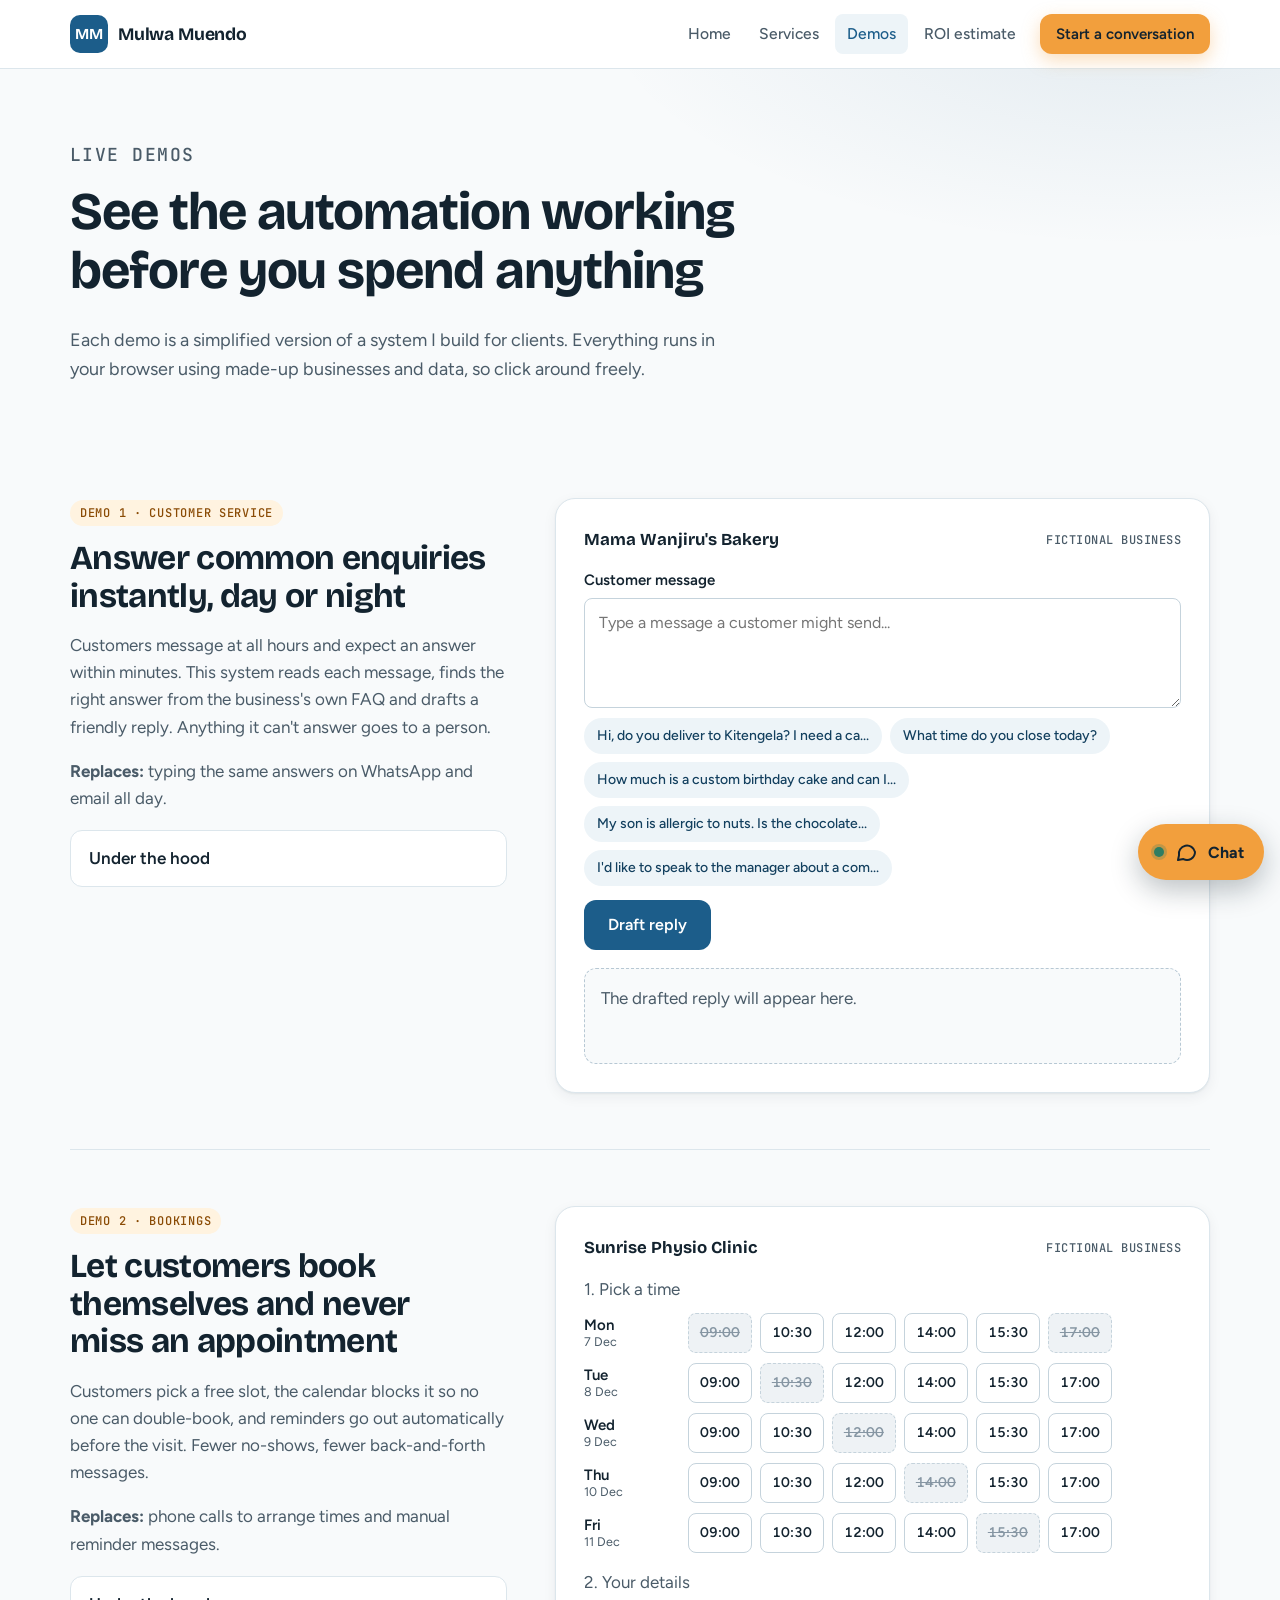
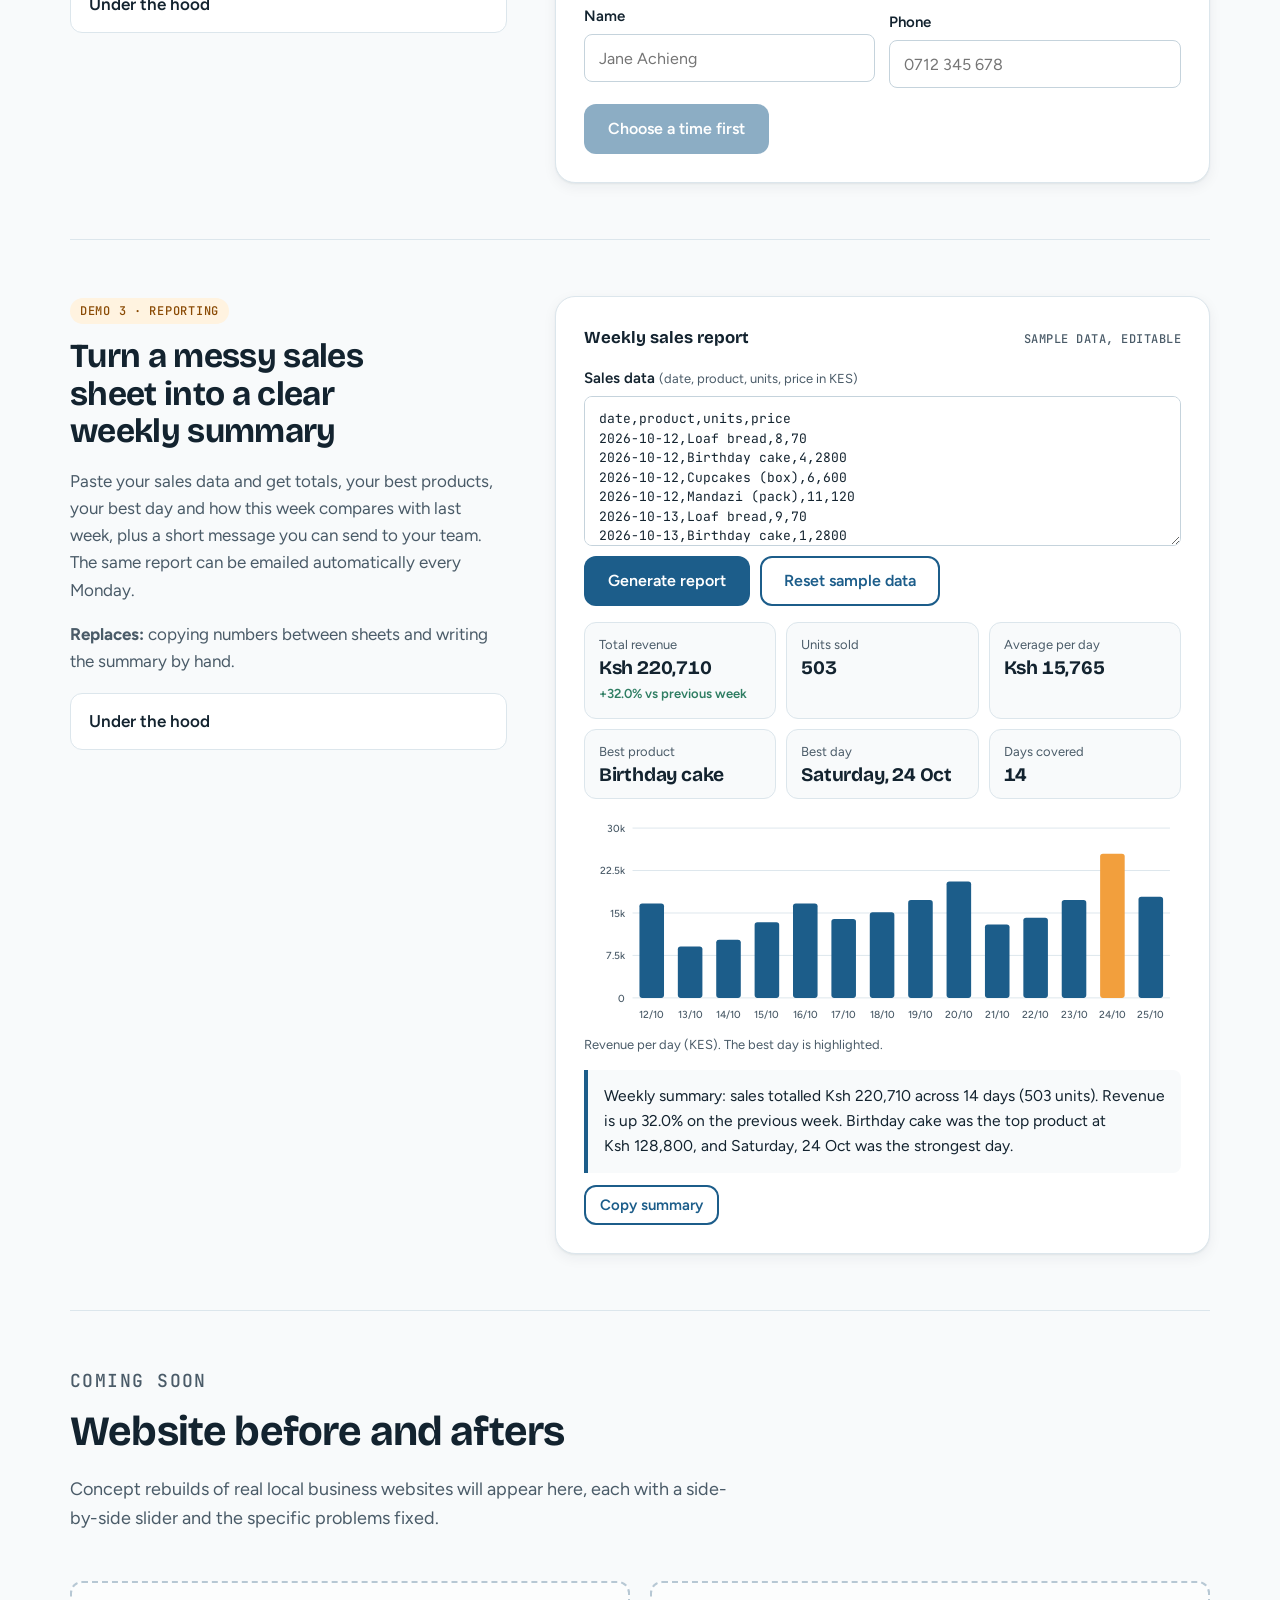
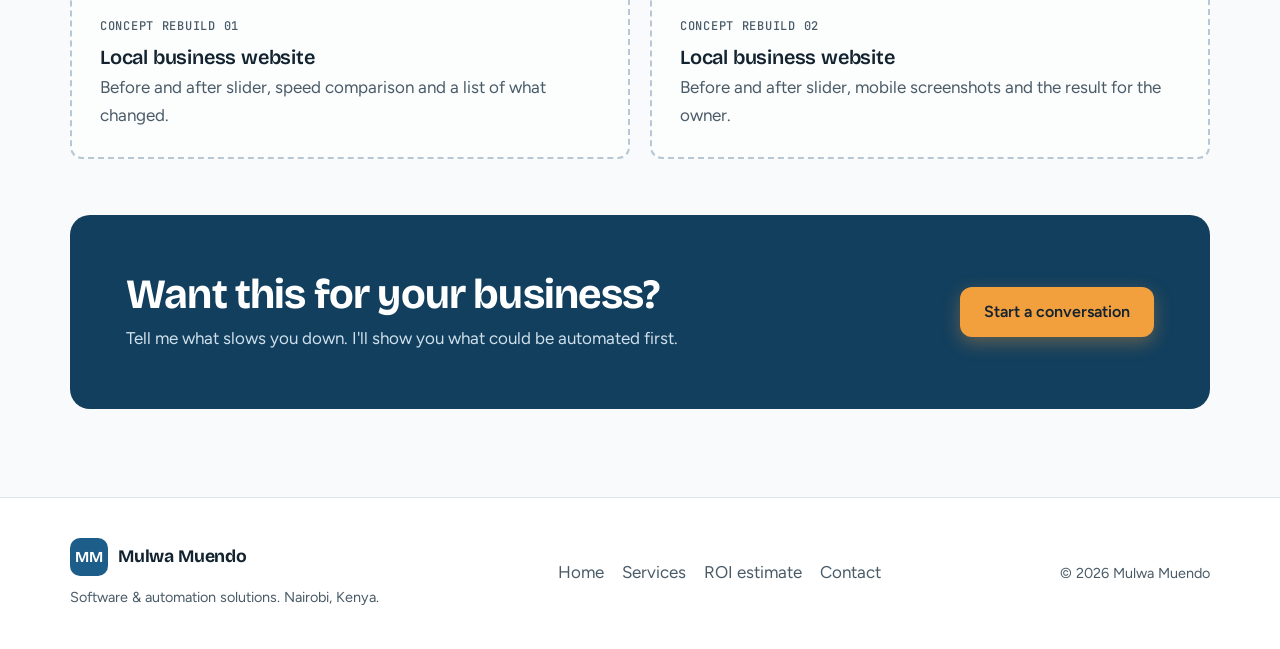
<file: redesigned/public/demos.html>
<!doctype html>
<html lang="en">
<head>
<meta charset="utf-8">
<meta name="viewport" content="width=device-width, initial-scale=1">
<title>Demos | Mulwa Muendo</title>
<meta name="color-scheme" content="light">
<link rel="preconnect" href="https://fonts.googleapis.com">
<link rel="preconnect" href="https://fonts.gstatic.com" crossorigin>
<link rel="stylesheet" href="https://fonts.googleapis.com/css2?family=Bricolage+Grotesque:opsz,wght@12..96,500..800&family=Figtree:wght@400;500;600;700&family=JetBrains+Mono:wght@400;500;600&display=swap">
<link rel="stylesheet" href="css/styles.css">
</head>
<body>
<!--
  demos.html
  ----------
  Three working demos. Each one is a simplified, in-browser version of something
  that would run on a server for a real client. The "Under the hood" panels
  explain how each one works, which makes this page a learning tool too.
-->
<a class="skip-link" href="#main">Skip to content</a>

<header class="site-header" id="top">
  <div class="wrap header-inner">
    <a class="brand" href="index.html" aria-label="Mulwa Muendo, home">
      <span class="brand-mark" aria-hidden="true">MM</span>
      <span class="brand-name">Mulwa Muendo</span>
    </a>
    <button class="menu-toggle" type="button" aria-expanded="false" aria-controls="nav" aria-label="Toggle menu"><span></span><span></span></button>
    <nav class="nav" id="nav" aria-label="Main">
      <a href="index.html">Home</a>
      <a href="index.html#projects">Services</a>
      <a href="#demo-reply" class="is-active">Demos</a>
      <a href="index.html#interests">ROI estimate</a>
      <a class="btn btn--accent btn--small" href="index.html#contact">Start a conversation</a>
    </nav>
  </div>
  <div class="progress" aria-hidden="true"><span></span></div>
</header>

<main id="main">
  <section class="page-hero" aria-labelledby="demos-title">
    <div class="wrap">
      <div class="section-head" style="margin-bottom:0">
        <p class="eyebrow">Live demos</p>
        <h1 id="demos-title" style="font-size:clamp(2rem,4.6vw,3.3rem)">See the automation working before you spend anything</h1>
        <p>Each demo is a simplified version of a system I build for clients. Everything runs in your browser using made-up businesses and data, so click around freely.</p>
      </div>
    </div>
  </section>

  <div class="wrap">

    <!-- ===== DEMO 1: enquiry replier ===== -->
    <section class="demo" id="demo-reply" aria-labelledby="d1-title">
      <div class="demo-info">
        <span class="tag">Demo 1 &middot; Customer service</span>
        <h2 id="d1-title">Answer common enquiries instantly, day or night</h2>
        <p>Customers message at all hours and expect an answer within minutes. This system reads each message, finds the right answer from the business's own FAQ and drafts a friendly reply. Anything it can't answer goes to a person.</p>
        <p class="muted"><strong>Replaces:</strong> typing the same answers on WhatsApp and email all day.</p>
        <details class="under">
          <summary>Under the hood</summary>
          <div class="in">
            <p>This demo uses simple keyword matching so you can see the logic. Steps:</p>
            <ol>
              <li>Lowercase the message and split it into words.</li>
              <li>Score each FAQ topic by how many of its keywords appear.</li>
              <li>Pick the highest score. If it's zero, hand over to a human.</li>
              <li>Fill the matched answer into a reply template.</li>
            </ol>
            <p style="margin-top:10px">A client version would use an AI model through an API (called from <code>Python</code>) so it understands meaning, not just keywords, and connects to WhatsApp Business.</p>
          </div>
        </details>
      </div>
      <div class="stage">
        <div class="stage-title"><strong>Mama Wanjiru's Bakery</strong><span>Fictional business</span></div>
        <div class="field" style="margin-bottom:0">
          <label for="reply-input">Customer message</label>
          <textarea id="reply-input" placeholder="Type a message a customer might send..."></textarea>
        </div>
        <div class="samples" id="reply-samples" aria-label="Sample messages"></div>
        <button class="btn btn--primary" id="reply-btn" type="button">Draft reply</button>
        <div class="reply-out" id="reply-out" aria-live="polite">
          <p class="muted" style="margin:0">The drafted reply will appear here.</p>
        </div>
      </div>
    </section>

    <!-- ===== DEMO 2: booking and reminders ===== -->
    <section class="demo" id="demo-booking" aria-labelledby="d2-title">
      <div class="demo-info">
        <span class="tag">Demo 2 &middot; Bookings</span>
        <h2 id="d2-title">Let customers book themselves and never miss an appointment</h2>
        <p>Customers pick a free slot, the calendar blocks it so no one can double-book, and reminders go out automatically before the visit. Fewer no-shows, fewer back-and-forth messages.</p>
        <p class="muted"><strong>Replaces:</strong> phone calls to arrange times and manual reminder messages.</p>
        <details class="under">
          <summary>Under the hood</summary>
          <div class="in">
            <p>Behind the scenes there are three parts:</p>
            <ol>
              <li>A list of slots, each marked free or taken.</li>
              <li>When a slot is chosen, it is saved and marked taken straight away (this prevents double-booking).</li>
              <li>A scheduler calculates send times (24 hours and 2 hours before) and queues the messages.</li>
            </ol>
            <p style="margin-top:10px">A client version stores bookings in a database and sends real messages through WhatsApp or SMS, run on a schedule by a <code>Python</code> script.</p>
          </div>
        </details>
      </div>
      <div class="stage">
        <div class="stage-title"><strong>Sunrise Physio Clinic</strong><span>Fictional business</span></div>
        <p class="muted" style="margin:0 0 4px">1. Pick a time</p>
        <div class="days" id="book-days"></div>
        <form id="book-form" novalidate>
          <p class="muted" style="margin:0 0 8px">2. Your details</p>
          <div class="row-2">
            <div class="field" id="bf-name"><label for="book-name">Name</label><input id="book-name" type="text" autocomplete="off" placeholder="Jane Achieng"><span class="err" role="alert"></span></div>
            <div class="field"><label for="book-phone">Phone</label><input id="book-phone" type="text" inputmode="tel" autocomplete="off" placeholder="0712 345 678"></div>
          </div>
          <button class="btn btn--primary" id="book-btn" type="submit" disabled>Choose a time first</button>
        </form>
        <div id="book-result" aria-live="polite"></div>
      </div>
    </section>

    <!-- ===== DEMO 3: weekly report ===== -->
    <section class="demo" id="demo-report" aria-labelledby="d3-title">
      <div class="demo-info">
        <span class="tag">Demo 3 &middot; Reporting</span>
        <h2 id="d3-title">Turn a messy sales sheet into a clear weekly summary</h2>
        <p>Paste your sales data and get totals, your best products, your best day and how this week compares with last week, plus a short message you can send to your team. The same report can be emailed automatically every Monday.</p>
        <p class="muted"><strong>Replaces:</strong> copying numbers between sheets and writing the summary by hand.</p>
        <details class="under">
          <summary>Under the hood</summary>
          <div class="in">
            <p>The report is plain arithmetic on a table:</p>
            <ol>
              <li>Read each line and split it into date, product, units and price.</li>
              <li>Group the rows by day and by product, adding up revenue.</li>
              <li>Compare the last 7 days with the 7 before.</li>
              <li>Draw the chart and write the summary sentence from the results.</li>
            </ol>
            <p style="margin-top:10px">A client version reads the real spreadsheet (Excel, Google Sheets or a database) with <code>Python</code> and emails the report on a schedule.</p>
          </div>
        </details>
      </div>
      <div class="stage">
        <div class="stage-title"><strong>Weekly sales report</strong><span>Sample data, editable</span></div>
        <div class="field" style="margin-bottom:10px">
          <label for="csv-input">Sales data <span class="hint">(date, product, units, price in KES)</span></label>
          <textarea id="csv-input" class="csv" spellcheck="false" wrap="off"></textarea>
        </div>
        <div style="display:flex;flex-wrap:wrap;gap:10px">
          <button class="btn btn--primary" id="csv-btn" type="button">Generate report</button>
          <button class="btn btn--ghost" id="csv-reset" type="button">Reset sample data</button>
        </div>
        <p class="err" id="csv-err" role="alert" style="color:var(--bad);margin:10px 0 0;font-size:.9rem"></p>
        <div id="csv-out" aria-live="polite"></div>
      </div>
    </section>

    <!-- ===== Concept rebuilds placeholder ===== -->
    <section class="demo" aria-labelledby="d4-title" style="display:block">
      <div class="section-head">
        <p class="eyebrow">Coming soon</p>
        <h2 id="d4-title">Website before and afters</h2>
        <p>Concept rebuilds of real local business websites will appear here, each with a side-by-side slider and the specific problems fixed.</p>
      </div>
      <div class="grid-2">
        <div class="placeholder"><span class="tag">Concept rebuild 01</span><h3 style="margin:8px 0 6px">Local business website</h3><p class="muted" style="margin:0">Before and after slider, speed comparison and a list of what changed.</p></div>
        <div class="placeholder"><span class="tag">Concept rebuild 02</span><h3 style="margin:8px 0 6px">Local business website</h3><p class="muted" style="margin:0">Before and after slider, mobile screenshots and the result for the owner.</p></div>
      </div>
    </section>

    <section style="padding-bottom:clamp(48px,7vw,88px)" aria-label="Next step">
      <div class="cta-band">
        <div>
          <h2>Want this for your business?</h2>
          <p>Tell me what slows you down. I'll show you what could be automated first.</p>
        </div>
        <a class="btn btn--accent" href="index.html#contact">Start a conversation</a>
      </div>
    </section>
  </div>
</main>

<footer class="site-footer">
  <div class="wrap footer-inner">
    <div>
      <a class="brand" href="index.html"><span class="brand-mark" aria-hidden="true">MM</span><span class="brand-name">Mulwa Muendo</span></a>
      <p class="footer-copy" style="margin-top:10px">Software &amp; automation solutions. Nairobi, Kenya.</p>
    </div>
    <ul class="footer-links">
      <li><a href="index.html">Home</a></li>
      <li><a href="index.html#projects">Services</a></li>
      <li><a href="index.html#interests">ROI estimate</a></li>
      <li><a href="index.html#contact">Contact</a></li>
    </ul>
    <p class="footer-copy">&copy; <span data-year>2026</span> Mulwa Muendo</p>
  </div>
</footer>

<button class="to-top" type="button" aria-label="Back to top"><svg viewBox="0 0 24 24" fill="none" stroke="currentColor" stroke-width="2.4" stroke-linecap="round" stroke-linejoin="round" aria-hidden="true"><path d="m6 15 6-6 6 6"/></svg></button>

<script src="js/config.js"></script>
<script src="js/main.js"></script>
<script src="js/demos.js"></script>
</body>
</html>
</file>
<file: redesigned/public/css/styles.css>
/*
  styles.css
  ----------
  Layout concept: left-aligned, generous white space, one signature interactive
  element (the before/after slider) and quiet sections around it.

  COLOUR PSYCHOLOGY NOTES (why these colours):
  - Primary blue (--primary): the most consistently "trustworthy" hue in
    business branding studies. Used for links, headings accents, key UI.
  - Warm amber (--accent): warmth and action. Reserved for the ONE main
    button per section so the eye knows where to click (the "von Restorff"
    isolation effect: the odd one out gets remembered).
  - Cool-white page (--bg) with soft tints: low visual noise lowers effort,
    and lower effort reads as "professional and calm".
  - Green (--good) only for success states, so it keeps its meaning.
*/

:root {
  --bg: #F8FAFB;
  --surface: #FFFFFF;
  --tint: #EDF4F8;
  --warm: #FFF3E0;
  --ink: #13232F;
  --ink-2: #4A5B68;
  --line: #DCE6EC;

  --primary: #1C5D8A;
  --primary-deep: #123F5E;
  --on-primary: #FFFFFF;
  --accent: #F29F3D;
  --accent-deep: #E08A24;
  --on-accent: #13232F;
  --good: #2E7D62;
  --good-tint: #E3F3EC;
  --bad: #B4381A;

  --font-display: "Bricolage Grotesque", "Segoe UI", system-ui, sans-serif;
  --font-body: "Figtree", "Segoe UI", system-ui, sans-serif;
  --font-mono: "JetBrains Mono", ui-monospace, Menlo, Consolas, monospace;

  --r-sm: 8px;
  --r-md: 12px;
  --r-lg: 20px;
  --shadow-1: 0 1px 2px rgba(19, 35, 47, 0.06), 0 4px 14px rgba(19, 35, 47, 0.06);
  --shadow-2: 0 2px 4px rgba(19, 35, 47, 0.06), 0 18px 40px rgba(19, 35, 47, 0.12);

  --header-h: 68px;
  color-scheme: light;
}

/* ---------- Base ---------- */
*, *::before, *::after { box-sizing: border-box; }
html { scroll-behavior: smooth; scroll-padding-top: calc(var(--header-h) + 16px); }
body {
  margin: 0;
  background: var(--bg);
  color: var(--ink);
  font-family: var(--font-body);
  font-size: 1.0625rem;
  line-height: 1.6;
  -webkit-font-smoothing: antialiased;
}
img, svg { max-width: 100%; }
h1, h2, h3 {
  font-family: var(--font-display);
  line-height: 1.12;
  letter-spacing: -0.02em;
  margin: 0 0 0.5em;
  text-wrap: balance;
}
h1 { font-size: clamp(2.25rem, 5.2vw, 3.9rem); font-weight: 700; }
h2 { font-size: clamp(1.75rem, 3.4vw, 2.6rem); font-weight: 700; }
h3 { font-size: 1.25rem; font-weight: 600; letter-spacing: -0.01em; }
p { margin: 0 0 1em; }
a { color: var(--primary); text-underline-offset: 3px; }
a:hover { color: var(--primary-deep); }
:focus-visible { outline: 3px solid var(--primary); outline-offset: 3px; border-radius: 4px; }
.sr-only {
  position: absolute; width: 1px; height: 1px; margin: -1px; padding: 0;
  overflow: hidden; clip: rect(0 0 0 0); white-space: nowrap; border: 0;
}
.skip-link {
  position: absolute; left: 16px; top: -60px; z-index: 100;
  background: var(--primary); color: var(--on-primary); padding: 10px 16px; border-radius: var(--r-sm);
}
.skip-link:focus { top: 12px; }

/* Paints the area under a phone's status bar so the sticky header never shows content behind it */
body::before {
  content: ""; position: fixed; inset: 0 0 auto; height: env(safe-area-inset-top, 0px);
  z-index: 60; background: var(--surface);
}

/* ---------- Layout helpers ---------- */
.wrap {
  width: 100%; max-width: 1180px; margin-inline: auto;
  padding-left: max(20px, env(safe-area-inset-left, 0px));
  padding-right: max(20px, env(safe-area-inset-right, 0px));
}
.section { padding-block: clamp(56px, 8vw, 104px); }
.section--tint { background: var(--tint); }
.section-head { max-width: 680px; margin-bottom: clamp(28px, 4vw, 48px); }
.section-head p { color: var(--ink-2); font-size: 1.125rem; }
.eyebrow {
  font-family: var(--font-mono); font-size: 0.8125rem; font-weight: 500;
  letter-spacing: 0.08em; text-transform: uppercase; color: var(--primary); margin: 0 0 12px;
}
.muted { color: var(--ink-2); }
.mono { font-family: var(--font-mono); }

/* ---------- Buttons ---------- */
.btn {
  display: inline-flex; align-items: center; justify-content: center; gap: 8px;
  font: 600 1rem/1 var(--font-body); padding: 15px 22px; min-height: 48px;
  border-radius: var(--r-md); border: 2px solid transparent; cursor: pointer; text-decoration: none;
  transition: transform 0.15s ease, background-color 0.15s ease, box-shadow 0.15s ease, border-color 0.15s ease;
}
.btn:hover { transform: translateY(-2px); }
.btn:active { transform: translateY(0); }
.btn--accent { background: var(--accent); color: var(--on-accent); box-shadow: 0 6px 18px rgba(242, 159, 61, 0.35); }
.btn--accent:hover { background: var(--accent-deep); color: var(--on-accent); }
.btn--primary { background: var(--primary); color: var(--on-primary); }
.btn--primary:hover { background: var(--primary-deep); color: var(--on-primary); }
.btn--ghost { background: transparent; color: var(--primary); border-color: var(--primary); }
.btn--ghost:hover { background: var(--tint); color: var(--primary-deep); }
.btn--small { padding: 10px 14px; min-height: 40px; font-size: 0.9375rem; }
.btn[disabled] { opacity: 0.5; cursor: not-allowed; transform: none; }
.btn svg { width: 18px; height: 18px; flex: none; }

/* ---------- Header ---------- */
.site-header {
  position: sticky; top: env(safe-area-inset-top, 0px); z-index: 50;
  background: rgba(255, 255, 255, 0.92); backdrop-filter: blur(10px);
  border-bottom: 1px solid var(--line); transition: box-shadow 0.2s ease;
}
.site-header.is-scrolled { box-shadow: 0 6px 24px rgba(19, 35, 47, 0.08); }
.header-inner { display: flex; align-items: center; justify-content: space-between; height: var(--header-h); gap: 16px; }
.brand { display: flex; align-items: center; gap: 10px; text-decoration: none; color: var(--ink); }
.brand-mark {
  display: grid; place-items: center; width: 38px; height: 38px; border-radius: 10px;
  background: var(--primary); color: var(--on-primary); font: 700 0.95rem var(--font-display); letter-spacing: 0.02em;
}
.brand-name { font: 700 1.1rem var(--font-display); letter-spacing: -0.01em; }
.nav { display: flex; align-items: center; gap: 4px; }
.nav a:not(.btn) {
  color: var(--ink-2); text-decoration: none; font-weight: 500; font-size: 0.975rem;
  padding: 8px 12px; border-radius: var(--r-sm); transition: color 0.15s, background-color 0.15s;
}
.nav a:not(.btn):hover { color: var(--ink); background: var(--tint); }
.nav a.is-active { color: var(--primary); background: var(--tint); }
.nav .btn { margin-left: 8px; }
.menu-toggle { display: none; background: none; border: 0; width: 44px; height: 44px; border-radius: var(--r-sm); cursor: pointer; padding: 0; position: relative; }
.menu-toggle span { position: absolute; left: 11px; right: 11px; height: 2px; background: var(--ink); border-radius: 2px; transition: transform 0.2s, top 0.2s, opacity 0.2s; }
.menu-toggle span:nth-child(1) { top: 16px; }
.menu-toggle span:nth-child(2) { top: 26px; }
.site-header.nav-open .menu-toggle span:nth-child(1) { top: 21px; transform: rotate(45deg); }
.site-header.nav-open .menu-toggle span:nth-child(2) { top: 21px; transform: rotate(-45deg); }
.progress { position: absolute; left: 0; right: 0; bottom: -1px; height: 3px; pointer-events: none; }
.progress span { display: block; height: 100%; background: var(--accent); transform-origin: left; transform: scaleX(0); }

/* ---------- Hero ---------- */
.hero { padding-block: clamp(40px, 7vw, 88px) clamp(48px, 7vw, 96px); background:
  radial-gradient(900px 420px at 85% -10%, rgba(28, 93, 138, 0.10), transparent 70%),
  radial-gradient(700px 360px at -10% 110%, rgba(242, 159, 61, 0.12), transparent 70%); }
.hero-grid { display: grid; grid-template-columns: minmax(0, 1.05fr) minmax(0, 1fr); gap: clamp(32px, 5vw, 72px); align-items: center; }
.hero h1 .hl { color: var(--primary); }
.lede { font-size: clamp(1.1rem, 1.6vw, 1.25rem); color: var(--ink-2); max-width: 34em; }
.hero-actions { display: flex; flex-wrap: wrap; gap: 12px; margin: 28px 0 26px; }
.ticks { list-style: none; padding: 0; margin: 0; display: flex; flex-wrap: wrap; gap: 10px 22px; }
.ticks li { display: inline-flex; align-items: center; gap: 8px; font-weight: 500; font-size: 0.975rem; }
.ticks svg { width: 18px; height: 18px; color: var(--good); flex: none; }

/* ---------- Before / after slider ---------- */
.ba { --pos: 50%; }
.ba-stage {
  position: relative; aspect-ratio: 4 / 3.1; border-radius: var(--r-lg); overflow: hidden;
  box-shadow: var(--shadow-2); border: 1px solid var(--line); background: #fff;
  container-type: inline-size; user-select: none;
}
.ba-layer { position: absolute; inset: 0; overflow: hidden; }
.ba-after { clip-path: inset(0 0 0 var(--pos)); background: #fff; }
.ba-chip {
  position: absolute; top: 12px; z-index: 3; font: 600 0.75rem var(--font-mono); letter-spacing: 0.06em; text-transform: uppercase;
  padding: 5px 10px; border-radius: 999px; background: rgba(19, 35, 47, 0.82); color: #fff;
}
.ba-chip--before { left: 12px; }
.ba-chip--after { right: 12px; background: var(--good); }
.ba-handle { position: absolute; top: 0; bottom: 0; left: var(--pos); width: 0; z-index: 4; pointer-events: none; }
.ba-handle::before { content: ""; position: absolute; top: 0; bottom: 0; left: -1.5px; width: 3px; background: #fff; box-shadow: 0 0 0 1px rgba(19, 35, 47, 0.25); }
.ba-handle span {
  position: absolute; top: 50%; left: 0; width: 44px; height: 44px; margin: -22px 0 0 -22px; border-radius: 50%;
  background: var(--accent); box-shadow: 0 4px 14px rgba(19, 35, 47, 0.3); display: grid; place-items: center;
}
.ba-handle span::before { content: "\2194"; color: var(--on-accent); font-weight: 700; font-size: 1.1rem; }
.ba:focus-within .ba-handle span { outline: 3px solid var(--primary); outline-offset: 3px; }
.ba-range { position: absolute; inset: 0; width: 100%; height: 100%; margin: 0; opacity: 0; z-index: 5; cursor: ew-resize; }
.ba-note { font-size: 0.875rem; color: var(--ink-2); margin: 12px 0 0; }

/* the two fake websites. Sizes use cqw (1cqw = 1% of the stage width) so they scale with the box */
.mk-old { background: linear-gradient(#cfe3ff, #eaf2ff); font-family: "Times New Roman", serif; color: #000; height: 100%; padding: 8cqw 3cqw 3cqw; }
.mk-old .t { background: #ffeb3b; border: 0.6cqw ridge #c00; text-align: center; font: 700 4.4cqw "Comic Sans MS", "Comic Neue", cursive; color: #c00; padding: 1.2cqw; }
.mk-old .m { margin: 1.6cqw 0; font-size: 2.5cqw; text-align: center; color: #00e; text-decoration: underline; word-spacing: 1cqw; }
.mk-old .cols { display: grid; grid-template-columns: 1fr 1.6fr 1fr; gap: 1.6cqw; }
.mk-old .box { background: #fff; border: 0.4cqw solid #888; padding: 1.2cqw; font-size: 2cqw; line-height: 1.25; height: 21cqw; overflow: hidden; }
.mk-old .box b { color: #c00; }
.mk-old .cnt { margin-top: 1.6cqw; text-align: center; font: 700 2.2cqw "Courier New", monospace; background: #000; color: #0f0; padding: 0.8cqw; }
.mk-new { height: 100%; padding: 8cqw 5cqw 4cqw; display: flex; flex-direction: column; gap: 3cqw; background: linear-gradient(180deg, #fff, #f3f8fb); }
.mk-new .bar { display: flex; align-items: center; justify-content: space-between; font-family: var(--font-display); font-weight: 700; font-size: 3cqw; color: var(--primary-deep); }
.mk-new .bar i { font-style: normal; font-family: var(--font-body); font-weight: 500; font-size: 2.2cqw; color: var(--ink-2); letter-spacing: 0; }
.mk-new h4 { margin: 2cqw 0 0; font: 700 6.2cqw/1.08 var(--font-display); letter-spacing: -0.02em; color: var(--ink); max-width: 14em; }
.mk-new p { margin: 0; font-size: 2.6cqw; line-height: 1.4; color: var(--ink-2); max-width: 30em; }
.mk-new .go { align-self: flex-start; background: var(--accent); color: var(--on-accent); font: 700 2.6cqw var(--font-body); padding: 1.8cqw 3.4cqw; border-radius: 1.6cqw; }
.mk-new .tiles { display: grid; grid-template-columns: repeat(3, 1fr); gap: 2cqw; margin-top: auto; }
.mk-new .tiles div { background: #fff; border: 1px solid var(--line); border-radius: 1.6cqw; padding: 2cqw; font-size: 2.2cqw; color: var(--ink-2); line-height: 1.3; }
.mk-new .tiles b { display: block; font: 700 3.4cqw var(--font-display); color: var(--primary); }

/* ---------- Cards, grids ---------- */
.grid-3 { display: grid; grid-template-columns: repeat(3, minmax(0, 1fr)); gap: 20px; }
.grid-2 { display: grid; grid-template-columns: repeat(2, minmax(0, 1fr)); gap: 20px; }
.grid-4 { display: grid; grid-template-columns: repeat(4, minmax(0, 1fr)); gap: 20px; }
.card { background: var(--surface); border: 1px solid var(--line); border-radius: var(--r-md); padding: 28px; }
.card--lift { transition: transform 0.2s ease, box-shadow 0.2s ease, border-color 0.2s ease; }
.card--lift:hover { transform: translateY(-4px); box-shadow: var(--shadow-2); border-color: transparent; }
.card .icon { width: 46px; height: 46px; border-radius: 12px; background: var(--tint); color: var(--primary); display: grid; place-items: center; margin-bottom: 18px; }
.card .icon svg { width: 24px; height: 24px; }
.card h3 { margin-bottom: 8px; }
.card p { color: var(--ink-2); }
.list { list-style: none; margin: 16px 0 0; padding: 0; display: grid; gap: 8px; }
.list li { display: flex; gap: 10px; align-items: flex-start; font-size: 0.975rem; }
.list svg { width: 18px; height: 18px; color: var(--good); flex: none; margin-top: 4px; }
.link-arrow { display: inline-flex; align-items: center; gap: 6px; font-weight: 600; text-decoration: none; }
.link-arrow:hover { gap: 10px; }
.link-arrow { transition: gap 0.15s ease; }

.principle { padding: 4px 0; }
.principle .k { font: 600 0.8125rem var(--font-mono); letter-spacing: 0.08em; text-transform: uppercase; color: var(--primary); margin-bottom: 8px; display: block; }
.principle p { color: var(--ink-2); margin: 0; font-size: 0.975rem; }
.principle h3 { font-size: 1.1rem; margin-bottom: 6px; }

/* ---------- Process ---------- */
.steps { list-style: none; margin: 0; padding: 0; display: grid; grid-template-columns: repeat(4, minmax(0, 1fr)); gap: 20px; counter-reset: step; position: relative; }
.steps li { counter-increment: step; background: var(--surface); border: 1px solid var(--line); border-radius: var(--r-md); padding: 24px; position: relative; }
.steps li::before {
  content: counter(step); display: grid; place-items: center; width: 36px; height: 36px; border-radius: 50%;
  background: var(--primary); color: var(--on-primary); font: 700 1rem var(--font-display); margin-bottom: 14px;
}
.steps h3 { font-size: 1.1rem; margin-bottom: 6px; }
.steps p { color: var(--ink-2); font-size: 0.975rem; margin: 0; }

/* ---------- Calculator ---------- */
.calc { display: grid; grid-template-columns: minmax(0, 1.1fr) minmax(0, 1fr); gap: 20px; align-items: start; }
.panel { background: var(--surface); border: 1px solid var(--line); border-radius: var(--r-lg); padding: clamp(20px, 3vw, 32px); }
.field { display: grid; gap: 6px; margin-bottom: 16px; min-width: 0; }
.field label, .field .label { font-weight: 600; font-size: 0.9375rem; }
.field .hint { font-weight: 400; color: var(--ink-2); font-size: 0.8125rem; }
input[type="text"], input[type="number"], input[type="url"], select, textarea {
  width: 100%; font: 400 1rem var(--font-body); color: var(--ink); background: #fff;
  border: 1.5px solid #C5D3DC; border-radius: var(--r-sm); padding: 12px 14px; min-height: 48px;
  transition: border-color 0.15s, box-shadow 0.15s;
}
textarea { min-height: 110px; resize: vertical; line-height: 1.5; }
input:hover, select:hover, textarea:hover { border-color: var(--primary); }
input:focus, select:focus, textarea:focus { outline: none; border-color: var(--primary); box-shadow: 0 0 0 4px rgba(28, 93, 138, 0.18); }
.field.invalid input, .field.invalid textarea { border-color: var(--bad); }
.field .err { color: var(--bad); font-size: 0.875rem; min-height: 0; }
.row-2 { display: grid; grid-template-columns: repeat(2, minmax(0, 1fr)); gap: 0 14px; align-items: end; }
.seg { display: grid; grid-template-columns: repeat(3, minmax(0, 1fr)); gap: 8px; border: 0; padding: 0; margin: 0 0 18px; min-width: 0; }
.seg legend { font-weight: 600; font-size: 0.9375rem; margin-bottom: 8px; padding: 0; }
.seg label { position: relative; }
.seg input { position: absolute; opacity: 0; inset: 0; }
.seg span {
  display: grid; place-items: center; text-align: center; min-height: 48px; padding: 8px; border: 1.5px solid #C5D3DC;
  border-radius: var(--r-sm); font-weight: 600; font-size: 0.9375rem; cursor: pointer; background: #fff; transition: all 0.15s;
}
.seg input:checked + span { background: var(--primary); color: var(--on-primary); border-color: var(--primary); }
.seg input:focus-visible + span { outline: 3px solid var(--primary); outline-offset: 2px; }
.result-big { font: 700 clamp(2.2rem, 5vw, 3.2rem) var(--font-display); letter-spacing: -0.02em; color: var(--primary); line-height: 1; margin: 6px 0 4px; }
.result-rows { margin: 20px 0 0; display: grid; gap: 0; }
.result-rows div { display: flex; justify-content: space-between; gap: 16px; padding: 12px 0; border-top: 1px solid var(--line); }
.result-rows dt { color: var(--ink-2); }
.result-rows dd { margin: 0; font-weight: 700; font-variant-numeric: tabular-nums; text-align: right; }
.fine { font-size: 0.8125rem; color: var(--ink-2); margin: 16px 0 0; }

/* ---------- FAQ ---------- */
.faq { max-width: 820px; display: grid; gap: 10px; }
.faq details { background: var(--surface); border: 1px solid var(--line); border-radius: var(--r-md); }
.faq summary {
  cursor: pointer; list-style: none; padding: 18px 56px 18px 22px; font-weight: 600; position: relative; min-height: 48px; display: flex; align-items: center;
}
.faq summary::-webkit-details-marker { display: none; }
.faq summary::after {
  content: "+"; position: absolute; right: 20px; top: 50%; transform: translateY(-50%); width: 28px; height: 28px; border-radius: 50%;
  background: var(--tint); color: var(--primary); display: grid; place-items: center; font-size: 1.25rem; line-height: 1; transition: transform 0.2s, background-color 0.2s;
}
.faq details[open] summary::after { content: "\2212"; background: var(--primary); color: var(--on-primary); }
.faq details > p { padding: 0 22px 20px; margin: 0; color: var(--ink-2); }

/* ---------- About ---------- */
.about { display: grid; grid-template-columns: minmax(0, 320px) minmax(0, 1fr); gap: clamp(28px, 5vw, 64px); align-items: center; }
.portrait {
  aspect-ratio: 1; border-radius: var(--r-lg); background: linear-gradient(145deg, var(--primary) 0%, var(--primary-deep) 100%);
  display: grid; place-items: center; color: var(--on-primary); font: 700 clamp(4rem, 10vw, 6.5rem) var(--font-display); letter-spacing: -0.04em; position: relative; overflow: hidden; isolation: isolate;
}
.portrait::before { content: ""; position: absolute; z-index: -1; width: 60%; height: 60%; right: -15%; bottom: -15%; border-radius: 50%; background: var(--accent); opacity: 0.9; }
.chips { display: flex; flex-wrap: wrap; gap: 8px; margin-top: 18px; padding: 0; list-style: none; }
.chips li { font: 500 0.875rem var(--font-mono); padding: 6px 12px; border-radius: 999px; background: var(--surface); border: 1px solid var(--line); }

/* ---------- Contact ---------- */
.contact-grid { display: grid; grid-template-columns: minmax(0, 0.9fr) minmax(0, 1.1fr); gap: 20px; align-items: start; }
.contact-cards { display: grid; gap: 14px; }
.contact-card { display: flex; gap: 16px; align-items: flex-start; background: var(--surface); border: 1px solid var(--line); border-radius: var(--r-md); padding: 20px; }
.contact-card .icon { width: 44px; height: 44px; border-radius: 12px; background: var(--tint); color: var(--primary); display: grid; place-items: center; flex: none; }
.contact-card .icon svg { width: 22px; height: 22px; }
.contact-card h3 { font-size: 1rem; margin: 0 0 2px; }
.contact-card .val { font-weight: 600; overflow-wrap: anywhere; font-style: normal; }
.contact-card .acts { display: flex; flex-wrap: wrap; gap: 8px; margin-top: 10px; }
.contact-card .body { min-width: 0; }
.result-box { background: var(--good-tint); border: 1px solid #BFE0D2; border-radius: var(--r-md); padding: 18px; margin-top: 18px; }
.result-box pre { white-space: pre-wrap; font: 400 0.9375rem/1.5 var(--font-body); margin: 8px 0 14px; color: var(--ink); }
.result-box .acts { display: flex; flex-wrap: wrap; gap: 10px; }

/* ---------- CTA band + footer ---------- */
.cta-band { background: var(--primary-deep); color: #fff; border-radius: var(--r-lg); padding: clamp(28px, 5vw, 56px); display: flex; flex-wrap: wrap; align-items: center; justify-content: space-between; gap: 24px; }
.cta-band h2 { margin: 0; color: #fff; max-width: 18em; }
.cta-band p { margin: 8px 0 0; color: #CFE0EC; }
.site-footer { border-top: 1px solid var(--line); background: var(--surface); padding-block: 40px; }
.footer-inner { display: flex; flex-wrap: wrap; gap: 24px; justify-content: space-between; align-items: center; }
.footer-links { display: flex; flex-wrap: wrap; gap: 6px 18px; list-style: none; margin: 0; padding: 0; }
.footer-links a { color: var(--ink-2); text-decoration: none; }
.footer-links a:hover { color: var(--primary); text-decoration: underline; }
.footer-copy { color: var(--ink-2); font-size: 0.9rem; margin: 0; }

/* ---------- Floating bits: toast, back-to-top, chat ---------- */
.toast {
  position: fixed; left: 50%; bottom: calc(24px + env(safe-area-inset-bottom, 0px)); transform: translate(-50%, 20px); opacity: 0; pointer-events: none;
  background: var(--ink); color: #fff; padding: 12px 18px; border-radius: var(--r-md); font-weight: 500; font-size: 0.9375rem; z-index: 90; transition: all 0.25s ease; max-width: calc(100vw - 32px);
}
.toast.show { opacity: 1; transform: translate(-50%, 0); }
.to-top {
  position: fixed; left: max(16px, env(safe-area-inset-left, 0px)); bottom: calc(20px + env(safe-area-inset-bottom, 0px)); width: 46px; height: 46px; border-radius: 50%;
  background: var(--surface); border: 1px solid var(--line); box-shadow: var(--shadow-1); cursor: pointer; display: grid; place-items: center; color: var(--primary);
  opacity: 0; transform: translateY(12px); pointer-events: none; transition: all 0.2s; z-index: 40;
}
.to-top.show { opacity: 1; transform: none; pointer-events: auto; }
.to-top svg { width: 20px; height: 20px; }

.chat-fab {
  position: fixed; right: max(16px, env(safe-area-inset-right, 0px)); bottom: calc(20px + env(safe-area-inset-bottom, 0px)); z-index: 70;
  display: inline-flex; align-items: center; gap: 10px; background: var(--accent); color: var(--on-accent); border: 0; cursor: pointer; font: 700 1rem var(--font-body);
  padding: 0 20px 0 16px; height: 56px; border-radius: 999px; box-shadow: 0 10px 28px rgba(19, 35, 47, 0.28); transition: transform 0.15s;
}
.chat-fab:hover { transform: translateY(-2px); }
.chat-fab svg { width: 24px; height: 24px; }
.chat-fab .dot { width: 10px; height: 10px; border-radius: 50%; background: var(--good); box-shadow: 0 0 0 3px rgba(46, 125, 98, 0.25); }
.chat-panel {
  position: fixed; right: max(16px, env(safe-area-inset-right, 0px)); bottom: calc(88px + env(safe-area-inset-bottom, 0px)); z-index: 71; width: min(380px, calc(100vw - 32px));
  height: min(560px, calc(100vh - 140px)); display: flex; flex-direction: column; background: var(--surface); border: 1px solid var(--line); border-radius: var(--r-lg);
  box-shadow: var(--shadow-2); overflow: hidden; transform-origin: bottom right; animation: pop 0.2s ease;
}
.chat-panel[hidden] { display: none; }
@keyframes pop { from { opacity: 0; transform: scale(0.96) translateY(8px); } to { opacity: 1; transform: none; } }
.chat-head { background: var(--primary-deep); color: #fff; padding: 14px 16px; display: flex; align-items: center; gap: 12px; }
.chat-head .avatar { width: 40px; height: 40px; border-radius: 50%; background: var(--accent); color: var(--on-accent); display: grid; place-items: center; font: 700 0.9rem var(--font-display); flex: none; }
.chat-head .who { flex: 1; min-width: 0; line-height: 1.25; }
.chat-head .who strong { display: block; font-size: 1rem; }
.chat-head .who span { font-size: 0.8125rem; color: #CFE0EC; }
.chat-close { background: transparent; border: 0; color: #fff; width: 40px; height: 40px; border-radius: 50%; cursor: pointer; font-size: 1.5rem; line-height: 1; }
.chat-close:hover { background: rgba(255, 255, 255, 0.14); }
.chat-log { flex: 1; overflow-y: auto; padding: 16px; display: flex; flex-direction: column; gap: 10px; background: var(--bg); }
.msg { max-width: 86%; padding: 10px 14px; border-radius: 16px; font-size: 0.975rem; line-height: 1.45; overflow-wrap: anywhere; }
.msg.bot { background: var(--surface); border: 1px solid var(--line); border-bottom-left-radius: 4px; align-self: flex-start; }
.msg.me { background: var(--primary); color: var(--on-primary); border-bottom-right-radius: 4px; align-self: flex-end; }
.msg.typing { display: inline-flex; gap: 4px; padding: 14px; }
.msg.typing i { width: 7px; height: 7px; border-radius: 50%; background: #9FB2C0; animation: blink 1s infinite ease-in-out; }
.msg.typing i:nth-child(2) { animation-delay: 0.15s; }
.msg.typing i:nth-child(3) { animation-delay: 0.3s; }
@keyframes blink { 0%, 80%, 100% { opacity: 0.3; transform: translateY(0); } 40% { opacity: 1; transform: translateY(-3px); } }
.quick { display: flex; flex-wrap: wrap; gap: 8px; padding: 0 16px 12px; background: var(--bg); }
.quick button { font: 600 0.875rem var(--font-body); color: var(--primary); background: var(--surface); border: 1.5px solid var(--primary); border-radius: 999px; padding: 8px 14px; cursor: pointer; min-height: 36px; }
.quick button:hover { background: var(--tint); }
.chat-foot { border-top: 1px solid var(--line); padding: 12px; display: grid; gap: 10px; background: var(--surface); }
.chat-form { display: flex; gap: 8px; }
.chat-form input { min-height: 44px; padding: 10px 12px; }
.chat-form .btn { min-height: 44px; padding: 0 16px; }
.chat-wa { font-size: 0.875rem; text-align: center; font-weight: 600; }

/* ---------- Demos page ---------- */
.page-hero { padding-block: clamp(40px, 6vw, 72px) clamp(24px, 4vw, 40px); background:
  radial-gradient(800px 360px at 90% -20%, rgba(28, 93, 138, 0.10), transparent 70%); }
.demo { display: grid; grid-template-columns: minmax(0, 0.8fr) minmax(0, 1.2fr); gap: clamp(20px, 4vw, 48px); align-items: start; padding-block: clamp(32px, 5vw, 56px); border-top: 1px solid var(--line); }
.demo:first-of-type { border-top: 0; }
.demo-info .tag { display: inline-block; font: 500 0.75rem var(--font-mono); letter-spacing: 0.06em; text-transform: uppercase; padding: 5px 10px; border-radius: 999px; background: var(--warm); color: #8A4B05; margin-bottom: 14px; }
.demo-info h2 { font-size: clamp(1.5rem, 2.8vw, 2.1rem); }
.demo-info p { color: var(--ink-2); }
.under { margin-top: 18px; background: var(--surface); border: 1px solid var(--line); border-radius: var(--r-md); }
.under summary { cursor: pointer; padding: 14px 18px; font-weight: 600; min-height: 48px; display: flex; align-items: center; }
.under .in { padding: 0 18px 16px; color: var(--ink-2); font-size: 0.95rem; }
.under code { font-family: var(--font-mono); font-size: 0.85em; background: var(--tint); padding: 2px 6px; border-radius: 6px; color: var(--primary-deep); }
.under ol { margin: 8px 0 0; padding-left: 20px; display: grid; gap: 6px; }
.stage { background: var(--surface); border: 1px solid var(--line); border-radius: var(--r-lg); padding: clamp(18px, 3vw, 28px); box-shadow: var(--shadow-1); min-width: 0; }
.stage-title { display: flex; align-items: center; justify-content: space-between; gap: 12px; margin-bottom: 14px; flex-wrap: wrap; }
.stage-title strong { font-family: var(--font-display); font-size: 1.05rem; }
.stage-title span { font: 500 0.75rem var(--font-mono); color: var(--ink-2); letter-spacing: 0.04em; text-transform: uppercase; }
.samples { display: flex; flex-wrap: wrap; gap: 8px; margin: 10px 0 14px; }
.samples button { font: 500 0.875rem var(--font-body); background: var(--tint); border: 1px solid transparent; color: var(--primary-deep); padding: 8px 12px; border-radius: 999px; cursor: pointer; min-height: 36px; text-align: left; }
.samples button:hover { border-color: var(--primary); }
.reply-out { margin-top: 18px; border-radius: var(--r-md); border: 1px dashed #B7C8D4; padding: 16px; background: var(--bg); min-height: 96px; }
.reply-out .meta { display: flex; flex-wrap: wrap; gap: 8px; margin-bottom: 10px; }
.pill { font: 600 0.75rem var(--font-mono); letter-spacing: 0.04em; text-transform: uppercase; padding: 4px 10px; border-radius: 999px; background: var(--tint); color: var(--primary-deep); }
.pill.good { background: var(--good-tint); color: var(--good); }
.pill.warn { background: var(--warm); color: #8A4B05; }
.bubble { background: #DCF8C6; color: #0d2b13; border-radius: 14px 14px 4px 14px; padding: 12px 14px; font-size: 0.975rem; line-height: 1.5; max-width: 100%; box-shadow: 0 1px 1px rgba(0, 0, 0, 0.08); }
.bubble.in { background: #fff; border: 1px solid var(--line); border-radius: 14px 14px 14px 4px; color: var(--ink); }

.days { display: grid; gap: 10px; margin: 10px 0 16px; }
.day { display: grid; grid-template-columns: 92px minmax(0, 1fr); gap: 12px; align-items: center; }
.day .dl { font-weight: 600; font-size: 0.9375rem; line-height: 1.2; }
.day .dl small { display: block; font-weight: 400; color: var(--ink-2); }
.slots { display: flex; flex-wrap: wrap; gap: 8px; }
.slot { font: 600 0.875rem var(--font-body); font-variant-numeric: tabular-nums; min-width: 64px; min-height: 40px; padding: 8px 10px; border-radius: var(--r-sm); border: 1.5px solid #C5D3DC; background: #fff; color: var(--ink); cursor: pointer; transition: all 0.15s; }
.slot:hover:not([disabled]) { border-color: var(--primary); background: var(--tint); }
.slot[aria-pressed="true"] { background: var(--primary); border-color: var(--primary); color: var(--on-primary); }
.slot[disabled] { background: #EEF2F5; color: #8696A3; border-style: dashed; cursor: not-allowed; text-decoration: line-through; }
.timeline { list-style: none; margin: 16px 0 0; padding: 0; display: grid; gap: 14px; }
.timeline li { display: grid; gap: 6px; }
.timeline .when { font: 600 0.75rem var(--font-mono); letter-spacing: 0.05em; text-transform: uppercase; color: var(--primary); }
.confirm { margin-top: 16px; background: var(--good-tint); border: 1px solid #BFE0D2; border-radius: var(--r-md); padding: 16px; }
.confirm h3 { font-size: 1.05rem; margin: 0 0 4px; color: var(--good); }

.csv { font: 400 0.8125rem/1.5 var(--font-mono); min-height: 150px; white-space: pre; overflow: auto; }
.kpis { display: grid; grid-template-columns: repeat(3, minmax(0, 1fr)); gap: 10px; margin: 16px 0; }
.kpi { background: var(--bg); border: 1px solid var(--line); border-radius: var(--r-md); padding: 12px 14px; min-width: 0; }
.kpi span { display: block; font-size: 0.8125rem; color: var(--ink-2); }
.kpi strong { display: block; font: 700 1.2rem var(--font-display); letter-spacing: -0.01em; overflow-wrap: anywhere; font-variant-numeric: tabular-nums; }
.kpi em { font-style: normal; font-size: 0.8125rem; font-weight: 600; }
.up { color: var(--good); } .down { color: var(--bad); }
.chart { width: 100%; height: auto; display: block; }
.chart .grid { stroke: var(--line); stroke-width: 1; }
.chart .axis { fill: var(--ink-2); font: 500 11px var(--font-body); }
.chart .bar { fill: var(--primary); }
.chart .bar.top { fill: var(--accent); }
.summary-text { margin-top: 14px; padding: 14px 16px; background: var(--bg); border-left: 4px solid var(--primary); border-radius: 0 var(--r-sm) var(--r-sm) 0; font-size: 0.975rem; }
.placeholder { border: 2px dashed #B7C8D4; border-radius: var(--r-md); padding: 28px; background: rgba(255, 255, 255, 0.6); }
.placeholder .tag { font: 500 0.75rem var(--font-mono); letter-spacing: 0.06em; text-transform: uppercase; color: var(--ink-2); }

/* ---------- Responsive ---------- */
@media (max-width: 980px) {
  .hero-grid, .calc, .contact-grid, .demo { grid-template-columns: minmax(0, 1fr); }
  .grid-3 { grid-template-columns: minmax(0, 1fr); }
  .grid-4, .steps { grid-template-columns: repeat(2, minmax(0, 1fr)); }
  .about { grid-template-columns: minmax(0, 1fr); }
  .portrait { max-width: 240px; }
}
@media (max-width: 820px) {
  .menu-toggle { display: block; }
  .nav {
    position: absolute; left: 0; right: 0; top: 100%; flex-direction: column; align-items: stretch; gap: 2px; background: var(--surface);
    border-bottom: 1px solid var(--line); padding: 10px max(20px, env(safe-area-inset-left, 0px)) 16px; box-shadow: 0 16px 28px rgba(19, 35, 47, 0.1);
    display: none;
  }
  .site-header.nav-open .nav { display: flex; }
  .nav a:not(.btn) { padding: 12px; font-size: 1.05rem; }
  .nav .btn { margin: 8px 0 0; }
}
@media (max-width: 560px) {
  .grid-4, .steps, .grid-2, .row-2 { grid-template-columns: minmax(0, 1fr); }
  .seg { grid-template-columns: minmax(0, 1fr); }
  .kpis { grid-template-columns: repeat(2, minmax(0, 1fr)); }
  .day { grid-template-columns: minmax(0, 1fr); gap: 6px; }
  .brand-name { font-size: 1rem; }
  .chat-fab span.lbl { display: none; }
  .chat-fab { padding: 0 16px; }
  .hero-actions .btn { flex: 1 1 100%; }
}
@media (prefers-reduced-motion: reduce) {
  html { scroll-behavior: auto; }
  *, *::before, *::after { animation-duration: 0.01ms !important; animation-iteration-count: 1 !important; transition-duration: 0.01ms !important; }
}
</file>
